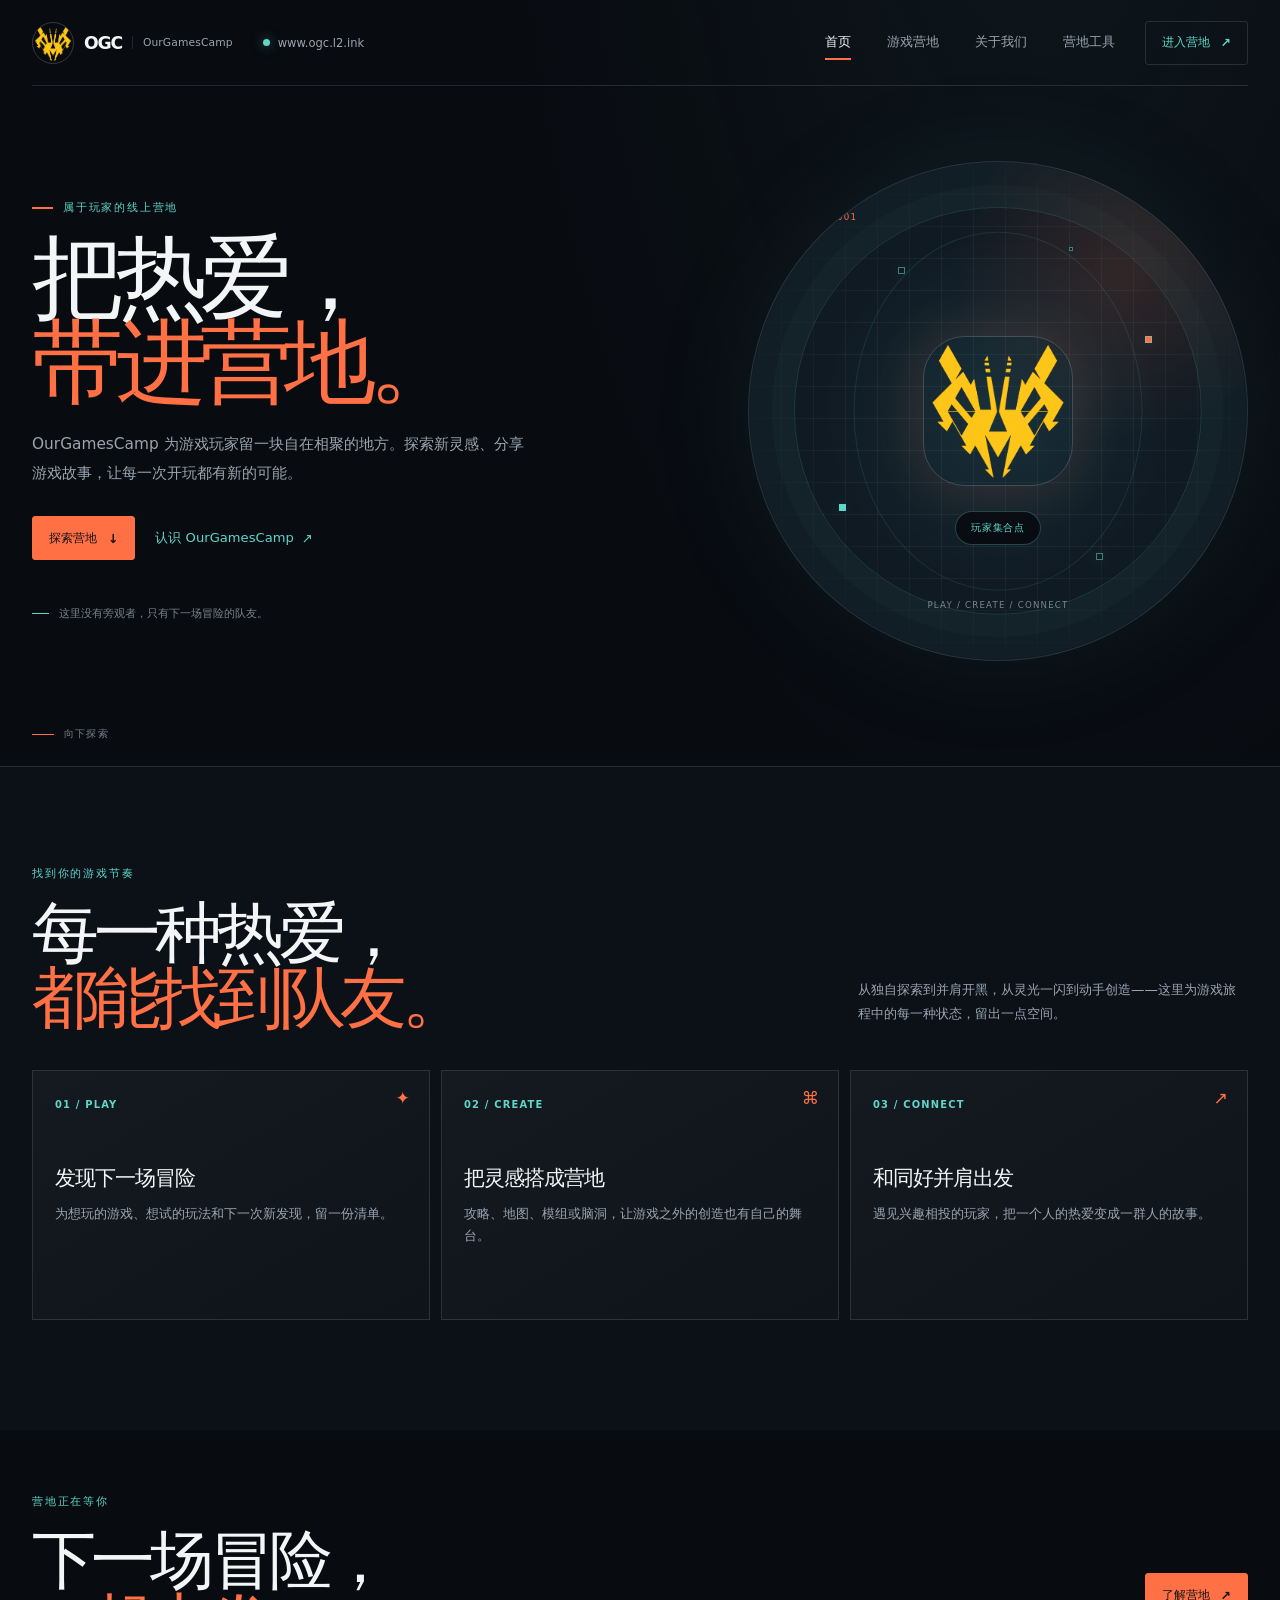
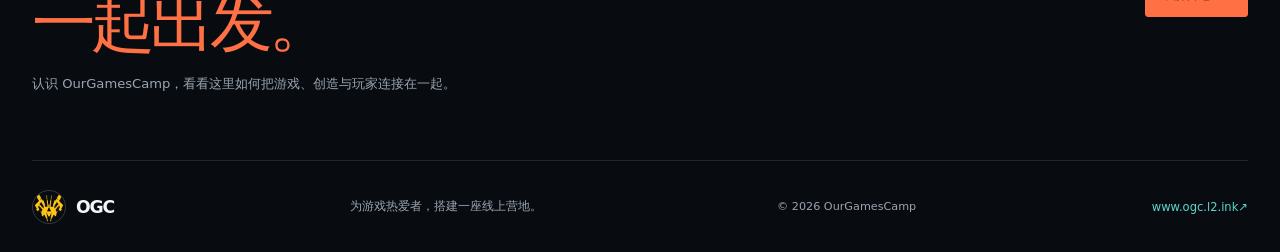
<file: index.html>
<!doctype html>
<html lang="zh-Hans">
<head>
    <meta charset="UTF-8">
    <meta name="viewport" content="width=device-width, initial-scale=1">
    <meta name="theme-color" content="#080b10">
    <meta name="description" data-copy="meta.description" data-copy-attribute="content" content="">
    <link rel="canonical" href="https://www.ogc.l2.ink/">
    <title data-copy="meta.title"></title>
    <link rel="icon" href="Resources/img/ogclogo.png">
    <link rel="stylesheet" href="styles/General%20Style.css">
    <link rel="stylesheet" href="styles/pages%20styles/index/index.css">
    <script src="styles/General%20Style.js" defer></script>
    <script src="styles/pages%20styles/index/index.js" defer></script>
</head>
<body class="loading-page" data-site-copy="Resources/txt/site.json" data-page-copy="Resources/txt/index web/index.json" data-prefetch-copy="Resources/txt/ogc web/ogc.json" data-copy-state="loading">
    <div class="copy-loading" aria-hidden="true"><span class="copy-loading__spinner"></span></div>
    <div class="copy-error" data-copy-error role="alert" hidden>页面文案暂时无法载入，请检查网络连接后刷新页面。</div>
    <noscript><div class="copy-error">本网站需要启用 JavaScript 才能载入并显示页面文案。</div></noscript>
    <div class="site-shell">
        <main class="loader" aria-labelledby="loading-title">
            <div class="loader__identity">
                <a class="loader__brand" href="view/ogc.html" data-copy="common.brand.logoAlt" data-copy-attribute="aria-label">
                    <img src="Resources/img/ogclogo.png" alt="" width="140" height="140">
                </a>
                <span class="loader__brand-name" data-copy="common.brand.full"></span>
            </div>
            <p class="loader__domain" data-copy="common.domain"></p>
            <p class="loader__eyebrow" data-copy="loading.eyebrow"></p>
            <h1 id="loading-title"><span class="loader__title-main" data-copy="loading.titleFirst"></span><br><span data-copy="loading.titleAccent"></span></h1>
            <p class="loader__message" id="loading-status" data-copy="loading.status" role="status" aria-live="polite"></p>
            <div class="loader__track" role="progressbar" data-copy="common.brand.full" data-copy-attribute="aria-label" aria-valuemin="0" aria-valuemax="100" aria-valuenow="0">
                <span class="loader__progress"></span>
            </div>
            <p class="loader__hint" data-copy="loading.hint"></p>
            <a class="loader__fallback" href="view/ogc.html"><span data-copy="loading.continue"></span><span aria-hidden="true">↗</span></a>
        </main>
    </div>
</body>
</html>
</file>
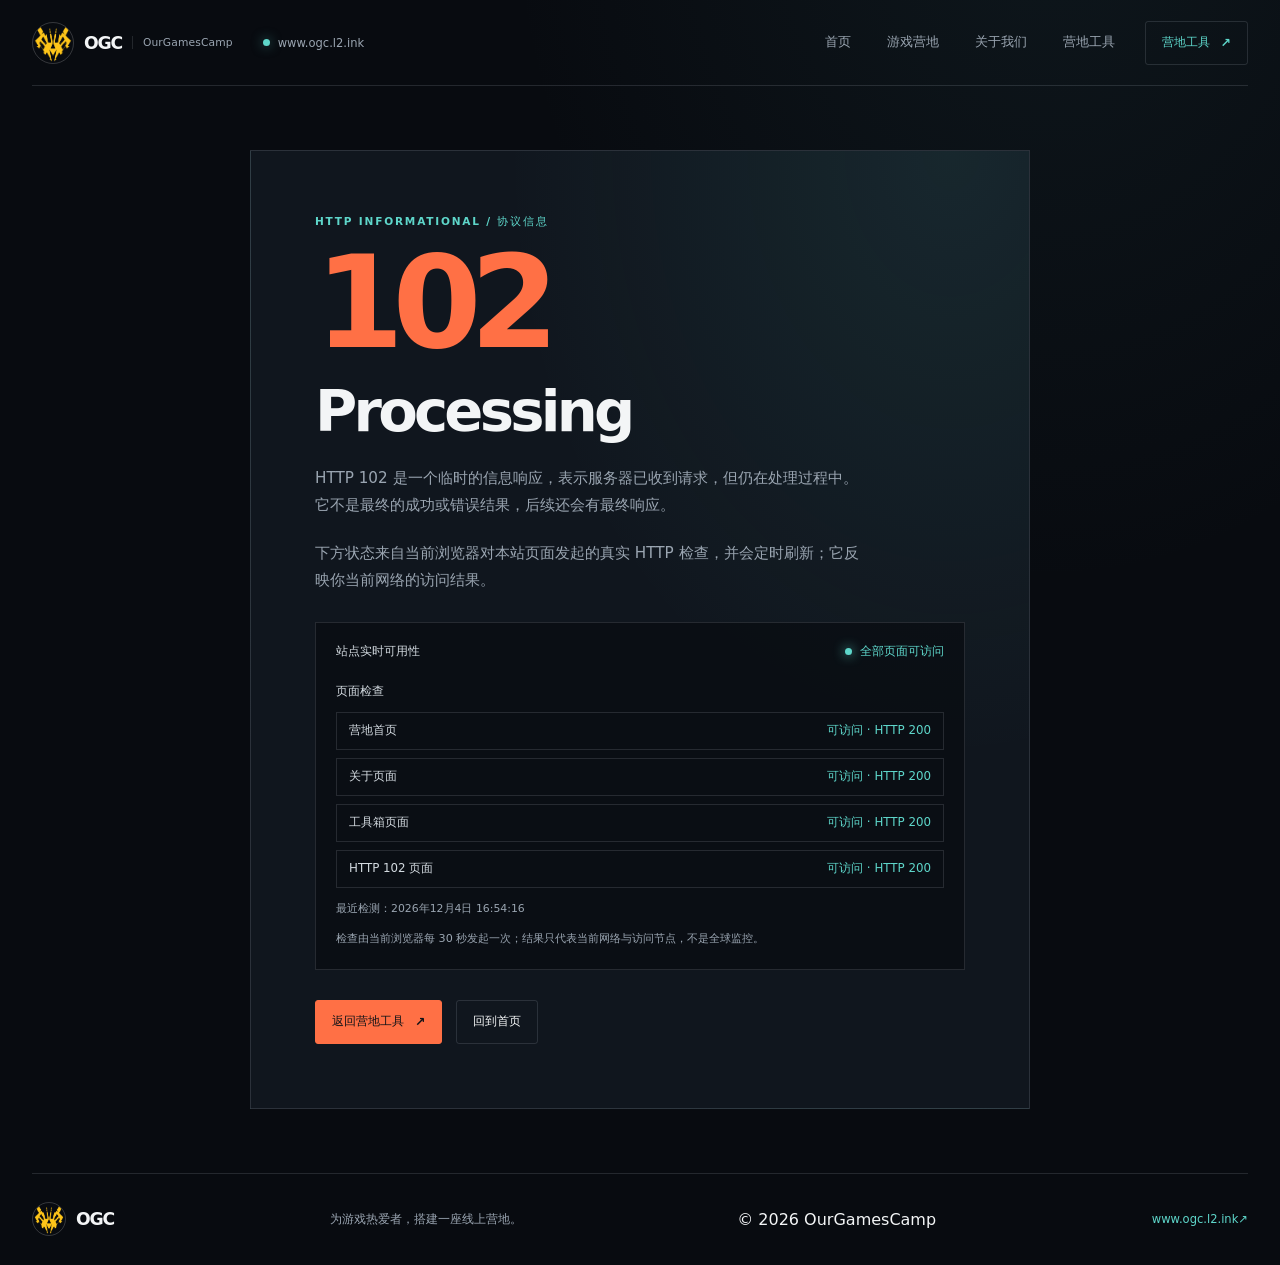
<file: view/102.html>
<!doctype html>
<html lang="zh-Hans">
<head>
    <meta charset="UTF-8">
    <meta name="viewport" content="width=device-width, initial-scale=1">
    <meta name="theme-color" content="#080b10">
    <meta name="description" data-copy="meta.description" data-copy-attribute="content" content="">
    <title data-copy="meta.title"></title>
    <link rel="icon" href="../Resources/img/ogclogo.png">
    <link rel="stylesheet" href="../styles/General%20Style.css">
    <link rel="stylesheet" href="../styles/pages%20styles/system/status.css">
    <script src="../styles/General%20Style.js" defer></script>
    <script src="../styles/pages%20styles/system/status.js" defer></script>
</head>
<body data-site-copy="../Resources/txt/site.json" data-page-copy="../Resources/txt/system%20web/102.json" data-copy-state="loading">
    <div class="copy-loading" aria-hidden="true"><span class="copy-loading__spinner"></span></div>
    <div class="copy-error" data-copy-error role="alert" hidden>页面文案无法载入，请检查网络连接后刷新页面。</div>
    <div class="site-shell">
        <header class="site-header">
            <a class="brand" href="./ogc.html" data-copy="common.brand.logoAlt" data-copy-attribute="aria-label">
                <img src="../Resources/img/ogclogo.png" alt="" width="50" height="50">
                <span class="brand__name" data-copy="common.brand.short"></span>
                <span class="brand__full" data-copy="common.brand.full"></span>
            </a>
            <a class="site-domain" href="https://www.ogc.l2.ink/">
                <span class="site-domain__dot" aria-hidden="true"></span><span data-copy="common.domain"></span>
            </a>
            <nav class="site-nav" data-copy="common.nav.label" data-copy-attribute="aria-label">
                <a class="site-nav__link" href="./ogc.html" data-copy="common.nav.home"></a>
                <a class="site-nav__link" href="./ogc.html#camp" data-copy="common.nav.camp"></a>
                <a class="site-nav__link" href="./about.html" data-copy="common.nav.about"></a>
                <a class="site-nav__link" href="./tools.html" data-copy="common.nav.tools"></a>
            </nav>
            <a class="header-cta" href="./tools.html"><span data-copy="common.nav.tools"></span><span aria-hidden="true">↗</span></a>
        </header>

        <main class="status-page">
            <section class="status-panel" aria-labelledby="status-title">
                <p class="eyebrow" data-copy="page.eyebrow"></p>
                <span class="status-code" data-copy="page.code" aria-hidden="true"></span>
                <h1 id="status-title" data-copy="page.title"></h1>
                <p class="status-panel__description" data-copy="page.descriptionOne"></p>
                <p class="status-panel__description" data-copy="page.descriptionTwo"></p>
                <section class="live-status" data-live-panel="availability" aria-labelledby="live-status-title">
                    <div class="live-status__heading">
                        <h2 id="live-status-title" data-copy="page.live.title"></h2>
                        <span class="live-status__badge" data-live-value="summary-badge"><span class="live-status__dot" aria-hidden="true"></span><span data-live-value="summary" data-copy="page.live.checking" role="status" aria-live="polite"></span></span>
                    </div>
                    <h3 class="live-status__section-title" data-copy="page.live.checksTitle"></h3>
                    <ul class="live-status__list" data-live-value="checks" aria-live="polite"></ul>
                    <p class="live-status__updated"><span data-copy="page.live.updatedLabel"></span><time data-live-value="updated" aria-live="off">—</time></p>
                    <p class="live-status__note" data-copy="page.live.note"></p>
                </section>
                <div class="status-panel__actions">
                    <a class="button button--primary" href="./tools.html"><span data-copy="page.toolsButton"></span><span aria-hidden="true">↗</span></a>
                    <a class="button" href="./ogc.html" data-copy="page.homeButton"></a>
                </div>
            </section>
        </main>

        <footer class="site-footer">
            <a class="brand" href="./ogc.html" data-copy="common.brand.logoAlt" data-copy-attribute="aria-label">
                <img src="../Resources/img/ogclogo.png" alt="" width="50" height="50">
                <span class="brand__name" data-copy="common.brand.short"></span>
            </a>
            <p data-copy="common.footer.tagline"></p>
            <span class="site-footer__copyright" data-copy="common.footer.copyright"></span>
            <a class="site-footer__domain" href="https://www.ogc.l2.ink/"><span data-copy="common.domain"></span><span aria-hidden="true">↗</span></a>
        </footer>
    </div>
</body>
</html>
</file>
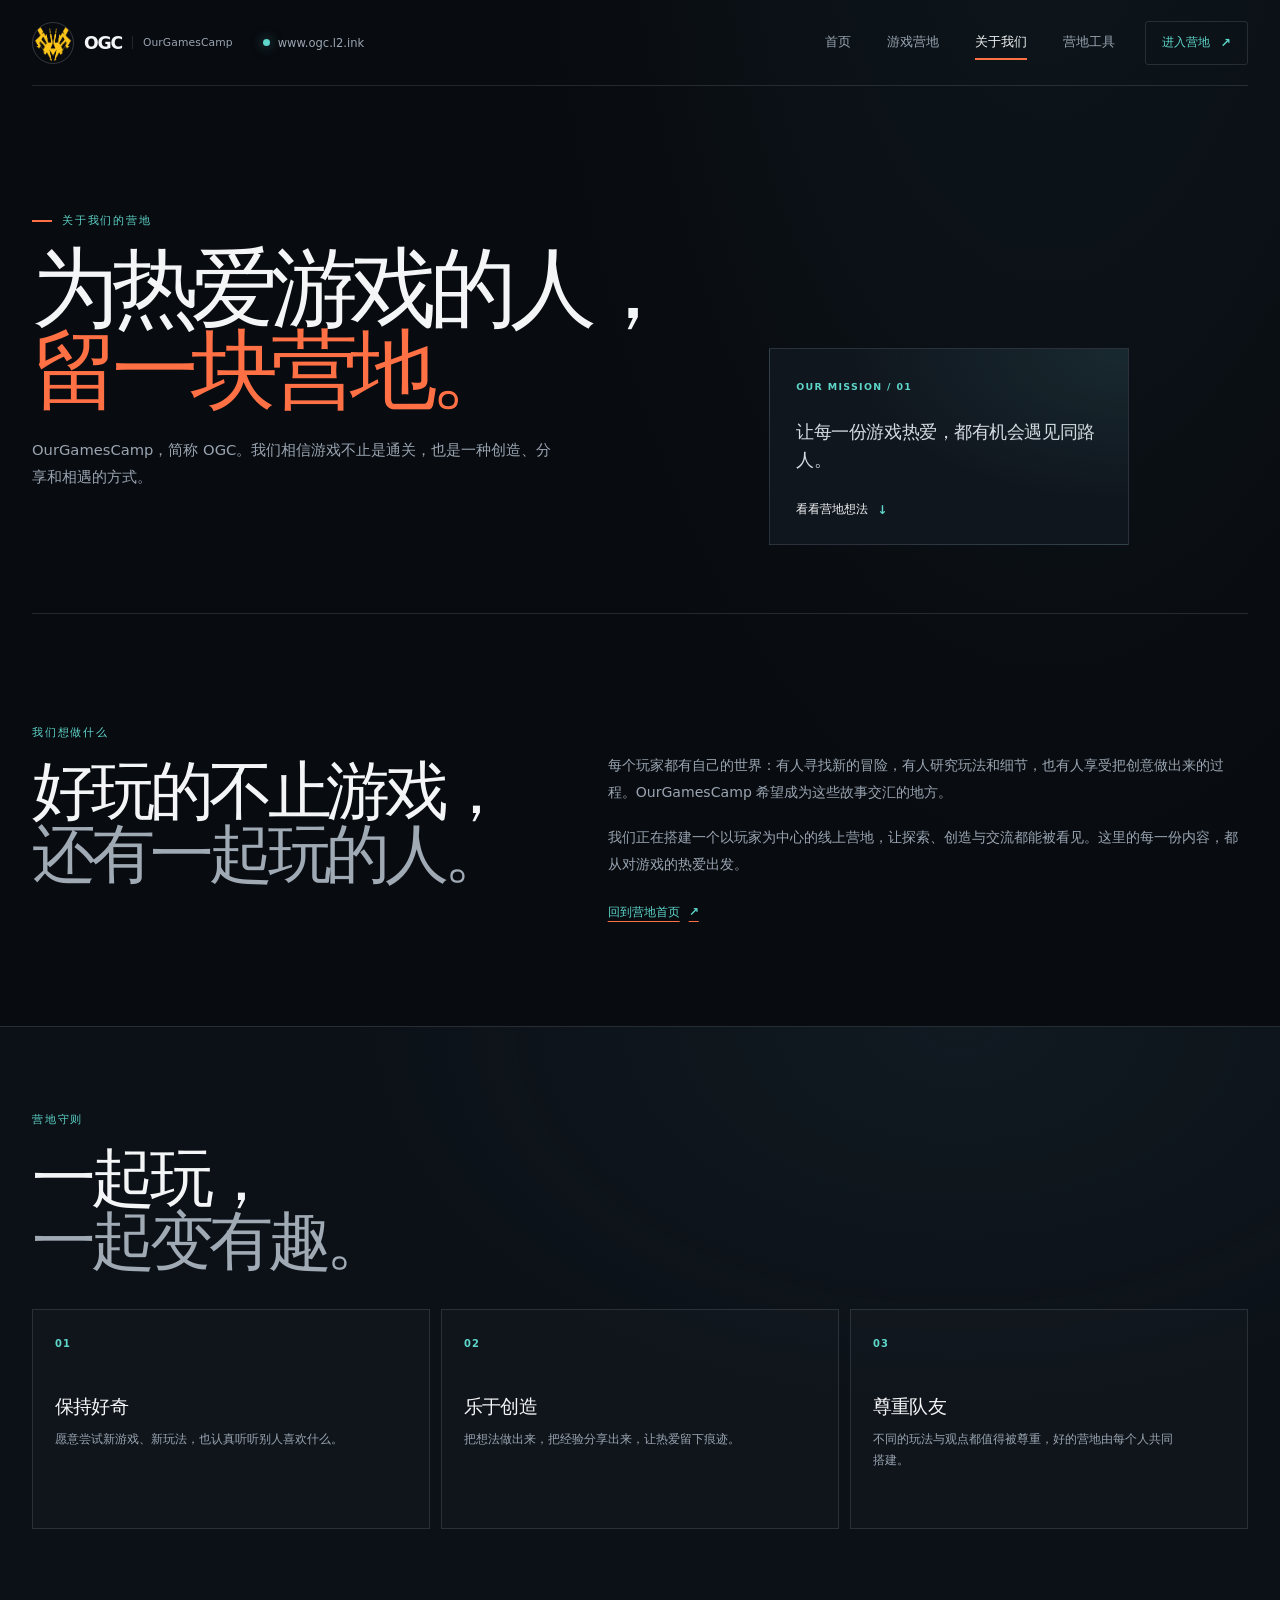
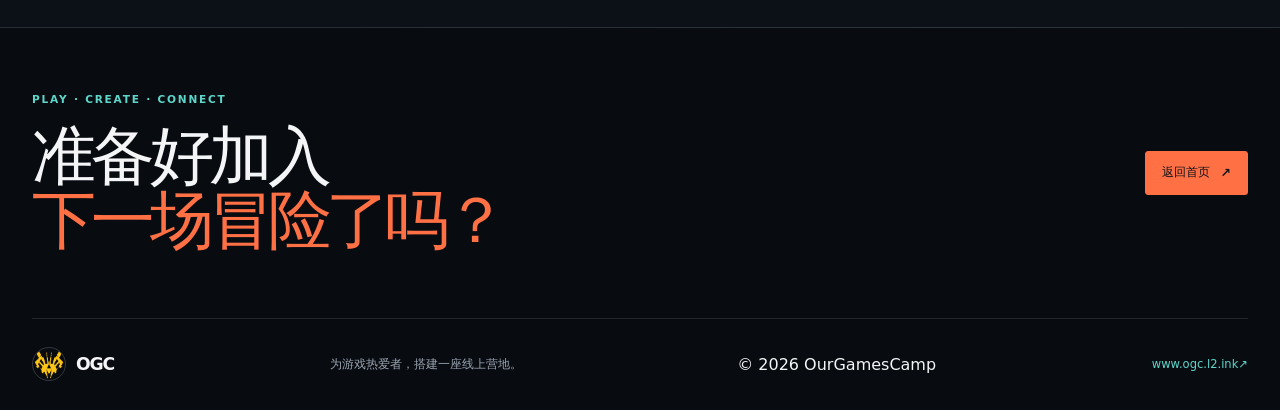
<file: view/about.html>
<!doctype html>
<html lang="zh-Hans">
<head>
    <meta charset="UTF-8">
    <meta name="viewport" content="width=device-width, initial-scale=1">
    <meta name="theme-color" content="#080b10">
    <meta name="description" data-copy="meta.description" data-copy-attribute="content" content="">
    <title data-copy="meta.title"></title>
    <link rel="icon" href="../Resources/img/ogclogo.png">
    <link rel="stylesheet" href="../styles/General%20Style.css">
    <link rel="stylesheet" href="../styles/pages%20styles/about/about.css">
    <script src="../styles/General%20Style.js" defer></script>
    <script src="../styles/pages%20styles/about/about.js" defer></script>
</head>
<body data-site-copy="../Resources/txt/site.json" data-page-copy="../Resources/txt/about%20web/about.json" data-copy-state="loading">
    <div class="copy-loading" aria-hidden="true"><span class="copy-loading__spinner"></span></div>
    <div class="copy-error" data-copy-error role="alert" hidden>页面文案无法载入，请检查网络连接后刷新页面。</div>
    <div class="site-shell">
        <header class="site-header">
            <a class="brand" href="./ogc.html" data-copy="common.brand.logoAlt" data-copy-attribute="aria-label">
                <img src="../Resources/img/ogclogo.png" alt="" width="50" height="50">
                <span class="brand__name" data-copy="common.brand.short"></span>
                <span class="brand__full" data-copy="common.brand.full"></span>
            </a>
            <a class="site-domain" href="https://www.ogc.l2.ink/">
                <span class="site-domain__dot" aria-hidden="true"></span><span data-copy="common.domain"></span>
            </a>
            <nav class="site-nav" data-copy="common.nav.label" data-copy-attribute="aria-label">
                <a class="site-nav__link" href="./ogc.html" data-copy="common.nav.home"></a>
                <a class="site-nav__link" href="./ogc.html#camp" data-copy="common.nav.camp"></a>
                <a class="site-nav__link" href="./about.html" aria-current="page" data-copy="common.nav.about"></a>
                <a class="site-nav__link" href="./tools.html" data-copy="common.nav.tools"></a>
            </nav>
            <a class="header-cta" href="./ogc.html#camp"><span data-copy="common.nav.visit"></span><span aria-hidden="true">↗</span></a>
        </header>

        <main>
            <section class="about-hero page-width" aria-labelledby="about-title">
                <div class="about-hero__copy">
                    <p class="eyebrow"><span class="about-hero__line" aria-hidden="true"></span><span data-copy="hero.eyebrow"></span></p>
                    <h1 id="about-title"><span data-copy="hero.titleFirst"></span><br><span class="about-accent" data-copy="hero.titleAccent"></span></h1>
                    <p data-copy="hero.description"></p>
                </div>
                <aside class="about-hero__aside">
                    <span class="about-hero__aside-index" data-copy="hero.asideLabel"></span>
                    <p data-copy="hero.asideText"></p>
                    <a href="#our-story"><span data-copy="hero.asideAction"></span><span aria-hidden="true">↓</span></a>
                </aside>
                <div class="about-hero__rule"></div>
            </section>

            <section class="about-story page-width" id="our-story" aria-labelledby="story-title">
                <div class="about-story__heading">
                    <p class="eyebrow" data-copy="story.eyebrow"></p>
                    <h2 id="story-title"><span data-copy="story.titleFirst"></span><br><span data-copy="story.titleAccent"></span></h2>
                </div>
                <div class="about-story__body">
                    <p data-copy="story.paragraphOne"></p>
                    <p data-copy="story.paragraphTwo"></p>
                    <a class="text-link" href="./ogc.html"><span data-copy="story.link"></span><span aria-hidden="true">↗</span></a>
                </div>
            </section>

            <section class="about-values" aria-labelledby="values-title">
                <div class="page-width">
                    <div class="about-values__heading">
                        <p class="eyebrow" data-copy="values.eyebrow"></p>
                        <h2 id="values-title"><span data-copy="values.titleFirst"></span><br><span data-copy="values.titleAccent"></span></h2>
                    </div>
                    <div class="value-grid">
                        <article class="value-card about-reveal">
                            <span class="value-card__index" data-copy="values.cards.0.index"></span>
                            <h3 data-copy="values.cards.0.title"></h3>
                            <p data-copy="values.cards.0.description"></p>
                        </article>
                        <article class="value-card about-reveal">
                            <span class="value-card__index" data-copy="values.cards.1.index"></span>
                            <h3 data-copy="values.cards.1.title"></h3>
                            <p data-copy="values.cards.1.description"></p>
                        </article>
                        <article class="value-card about-reveal">
                            <span class="value-card__index" data-copy="values.cards.2.index"></span>
                            <h3 data-copy="values.cards.2.title"></h3>
                            <p data-copy="values.cards.2.description"></p>
                        </article>
                    </div>
                </div>
            </section>

            <section class="about-cta page-width" aria-labelledby="about-cta-title">
                <div>
                    <p class="eyebrow" data-copy="cta.eyebrow"></p>
                    <h2 id="about-cta-title"><span data-copy="cta.title"></span><br><span class="about-accent" data-copy="cta.titleAccent"></span></h2>
                </div>
                <a class="button button--primary" href="./ogc.html"><span data-copy="cta.button"></span><span aria-hidden="true">↗</span></a>
            </section>
        </main>

        <footer class="site-footer">
            <a class="brand" href="./ogc.html" data-copy="common.brand.logoAlt" data-copy-attribute="aria-label">
                <img src="../Resources/img/ogclogo.png" alt="" width="50" height="50">
                <span class="brand__name" data-copy="common.brand.short"></span>
            </a>
            <p data-copy="common.footer.tagline"></p>
            <span class="site-footer__copyright" data-copy="common.footer.copyright"></span>
            <a class="site-footer__domain" href="https://www.ogc.l2.ink/"><span data-copy="common.domain"></span><span aria-hidden="true">↗</span></a>
        </footer>
    </div>
</body>
</html>
</file>
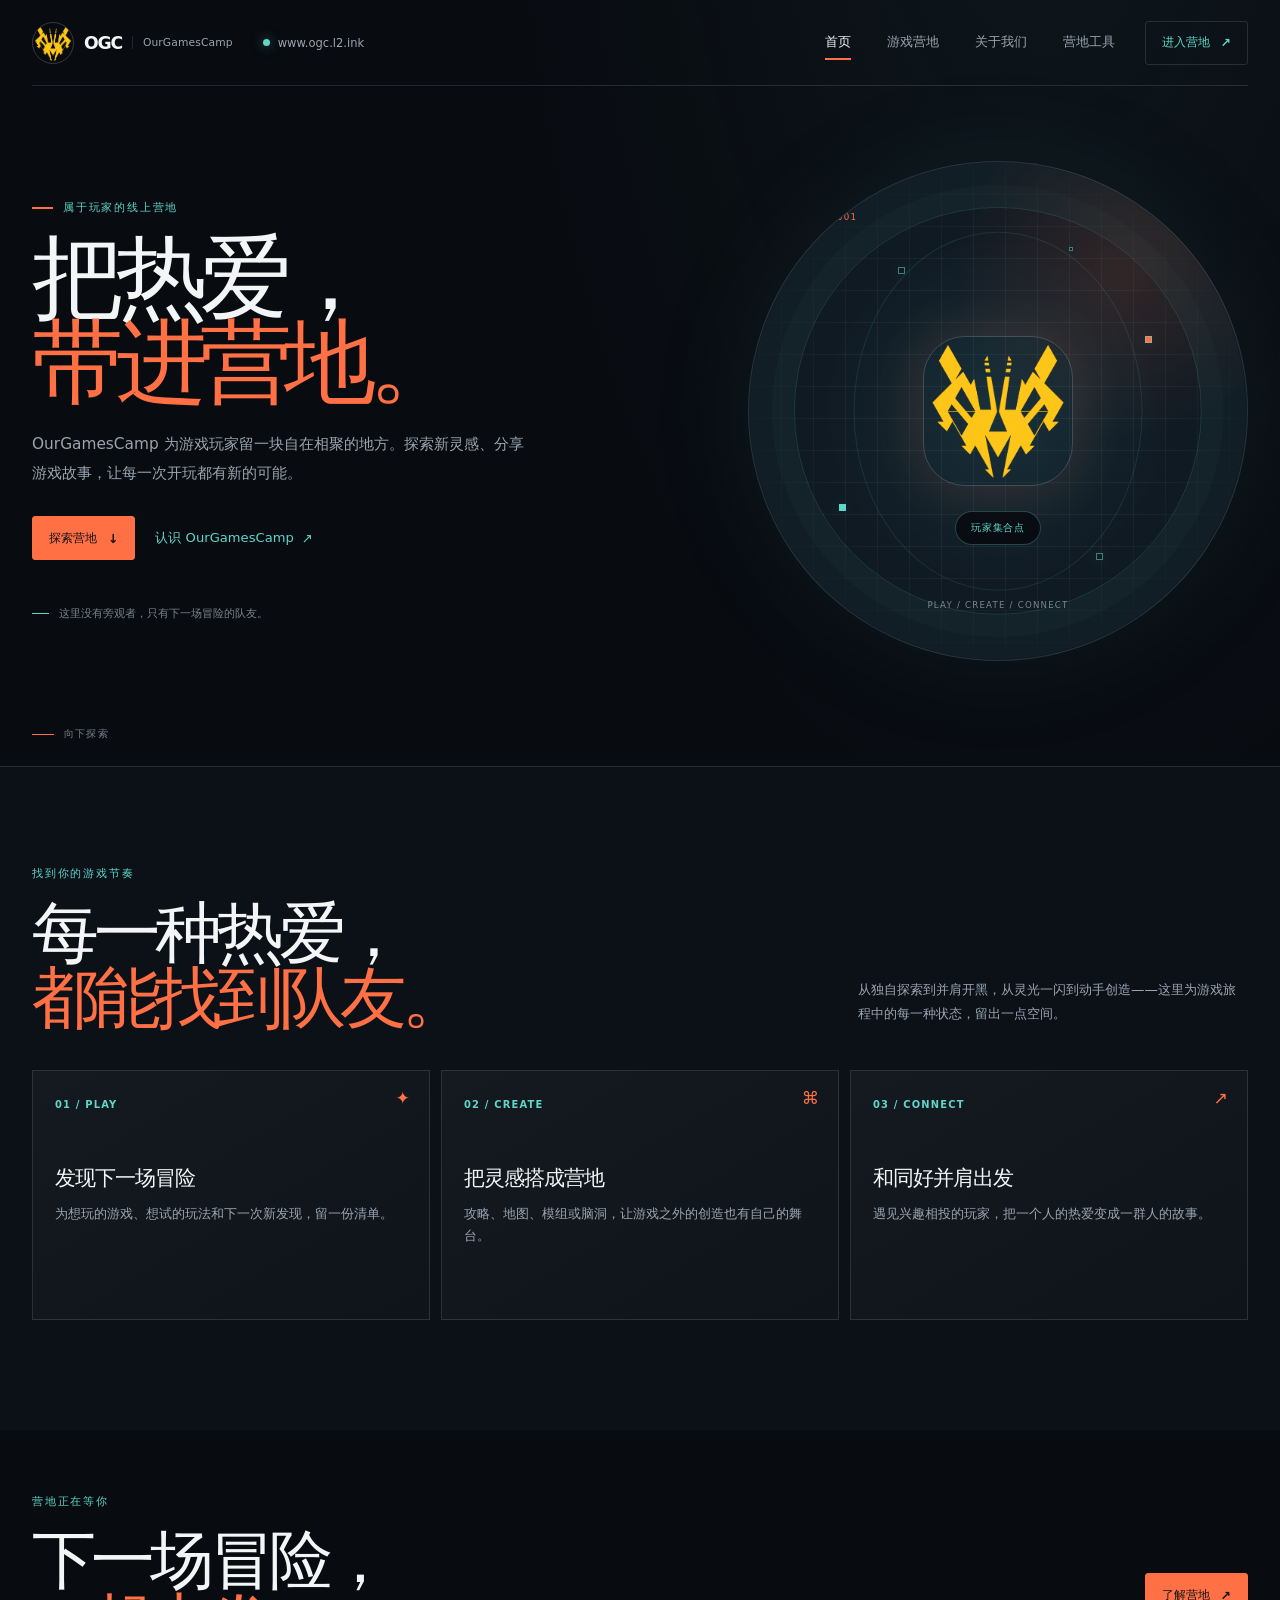
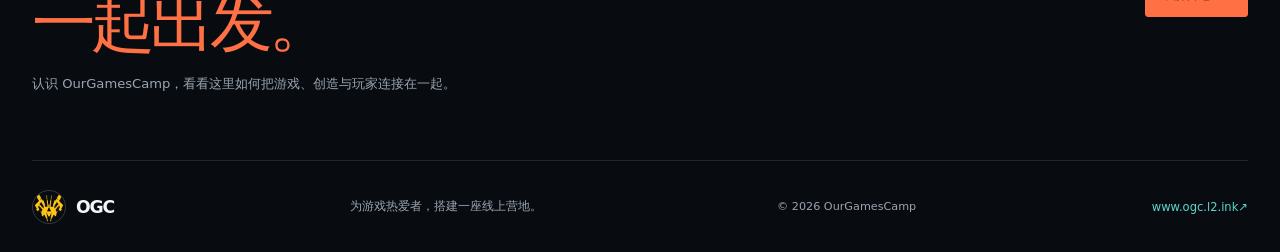
<file: view/ogc.html>
<!doctype html>
<html lang="zh-Hans">
<head>
    <meta charset="UTF-8">
    <meta name="viewport" content="width=device-width, initial-scale=1">
    <meta name="theme-color" content="#080b10">
    <meta name="description" data-copy="meta.description" data-copy-attribute="content" content="">
    <meta property="og:title" data-copy="meta.title" data-copy-attribute="content" content="">
    <meta property="og:description" data-copy="meta.description" data-copy-attribute="content" content="">
    <meta property="og:url" content="https://www.ogc.l2.ink/view/ogc.html">
    <link rel="canonical" href="https://www.ogc.l2.ink/view/ogc.html">
    <title data-copy="meta.title"></title>
    <link rel="icon" href="../Resources/img/ogclogo.png">
    <link rel="stylesheet" href="../styles/General%20Style.css">
    <link rel="stylesheet" href="../styles/pages%20styles/ogc/ogc.css">
    <script src="../styles/General%20Style.js" defer></script>
    <script src="../styles/pages%20styles/ogc/ogc.js" defer></script>
</head>
<body data-site-copy="../Resources/txt/site.json" data-page-copy="../Resources/txt/ogc%20web/ogc.json" data-copy-state="loading">
    <div class="copy-loading" aria-hidden="true"><span class="copy-loading__spinner"></span></div>
    <div class="copy-error" data-copy-error role="alert" hidden>页面文案无法载入，请检查网络连接后刷新页面。</div>
    <div class="site-shell">
        <header class="site-header">
            <a class="brand" href="./ogc.html" data-copy="common.brand.logoAlt" data-copy-attribute="aria-label">
                <img src="../Resources/img/ogclogo.png" alt="" width="50" height="50">
                <span class="brand__name" data-copy="common.brand.short"></span>
                <span class="brand__full" data-copy="common.brand.full"></span>
            </a>
            <a class="site-domain" href="https://www.ogc.l2.ink/">
                <span class="site-domain__dot" aria-hidden="true"></span>
                <span data-copy="common.domain"></span>
            </a>
            <nav class="site-nav" aria-label="主导航" data-copy="common.nav.label" data-copy-attribute="aria-label">
                <a class="site-nav__link site-nav__link--active" href="#top" aria-current="page" data-copy="common.nav.home"></a>
                <a class="site-nav__link" href="#camp" data-copy="common.nav.camp"></a>
                <a class="site-nav__link" href="./about.html" data-copy="common.nav.about"></a>
                <a class="site-nav__link" href="./tools.html" data-copy="common.nav.tools"></a>
            </nav>
            <a class="header-cta" href="#camp">
                <span data-copy="common.nav.visit"></span><span aria-hidden="true">↗</span>
            </a>
        </header>

        <main>
            <section class="hero page-width" id="top" aria-labelledby="hero-title">
                <div class="hero__copy">
                    <p class="eyebrow"><span class="eyebrow__mark" aria-hidden="true"></span><span data-copy="hero.eyebrow"></span></p>
                    <h1 id="hero-title"><span data-copy="hero.titleFirst"></span><br><span class="hero__title-accent" data-copy="hero.titleAccent"></span></h1>
                    <p class="hero__description" data-copy="hero.description"></p>
                    <div class="hero__actions">
                        <a class="button button--primary" href="#camp"><span data-copy="hero.primary"></span><span aria-hidden="true">↓</span></a>
                        <a class="text-link" href="./about.html"><span data-copy="hero.secondary"></span><span aria-hidden="true">↗</span></a>
                    </div>
                    <p class="hero__footnote"><span aria-hidden="true"></span><span data-copy="hero.footnote"></span></p>
                </div>

                <div class="camp-art" role="img" data-copy="hero.artAlt" data-copy-attribute="aria-label">
                    <div class="camp-art__grid"></div>
                    <div class="camp-art__orbit camp-art__orbit--outer"></div>
                    <div class="camp-art__orbit camp-art__orbit--inner"></div>
                    <div class="camp-art__pixels" aria-hidden="true"><i></i><i></i><i></i><i></i><i></i></div>
                    <img class="camp-art__mark" src="../Resources/img/ogclogo.png" alt="" width="150" height="150">
                    <span class="camp-art__badge" data-copy="hero.artBadge"></span>
                    <span class="camp-art__caption" data-copy="hero.artLine"></span>
                    <span class="camp-art__chip" data-copy="hero.artChip"></span>
                </div>
                <a class="scroll-cue" href="#camp"><span></span><span data-copy="hero.scroll"></span></a>
            </section>

            <section class="camp-section" id="camp" aria-labelledby="camp-title">
                <div class="section-heading page-width">
                    <div>
                        <p class="eyebrow" data-copy="intro.eyebrow"></p>
                        <h2 id="camp-title"><span data-copy="intro.titleFirst"></span><br><span class="section-heading__accent" data-copy="intro.titleAccent"></span></h2>
                    </div>
                    <p class="section-heading__description" data-copy="intro.description"></p>
                </div>
                <div class="feature-grid page-width">
                    <article class="feature-card">
                        <span class="feature-card__number" data-copy="features.0.tag"></span>
                        <span class="feature-card__symbol" aria-hidden="true">✦</span>
                        <h3 data-copy="features.0.title"></h3>
                        <p data-copy="features.0.description"></p>
                    </article>
                    <article class="feature-card">
                        <span class="feature-card__number" data-copy="features.1.tag"></span>
                        <span class="feature-card__symbol" aria-hidden="true">⌘</span>
                        <h3 data-copy="features.1.title"></h3>
                        <p data-copy="features.1.description"></p>
                    </article>
                    <article class="feature-card">
                        <span class="feature-card__number" data-copy="features.2.tag"></span>
                        <span class="feature-card__symbol" aria-hidden="true">↗</span>
                        <h3 data-copy="features.2.title"></h3>
                        <p data-copy="features.2.description"></p>
                    </article>
                </div>
            </section>

            <section class="camp-cta page-width" aria-labelledby="cta-title">
                <div>
                    <p class="eyebrow" data-copy="cta.eyebrow"></p>
                    <h2 id="cta-title"><span data-copy="cta.title"></span><br><span class="camp-cta__accent" data-copy="cta.titleAccent"></span></h2>
                    <p data-copy="cta.description"></p>
                </div>
                <a class="button button--primary" href="./about.html"><span data-copy="cta.button"></span><span aria-hidden="true">↗</span></a>
            </section>
        </main>

        <footer class="site-footer">
            <a class="brand" href="./ogc.html" data-copy="common.brand.logoAlt" data-copy-attribute="aria-label">
                <img src="../Resources/img/ogclogo.png" alt="" width="50" height="50">
                <span class="brand__name" data-copy="common.brand.short"></span>
            </a>
            <p data-copy="common.footer.tagline"></p>
            <span class="site-footer__copyright" data-copy="common.footer.copyright"></span>
            <a class="site-footer__domain" href="https://www.ogc.l2.ink/"><span data-copy="common.domain"></span><span aria-hidden="true">↗</span></a>
        </footer>
    </div>
</body>
</html>
</file>
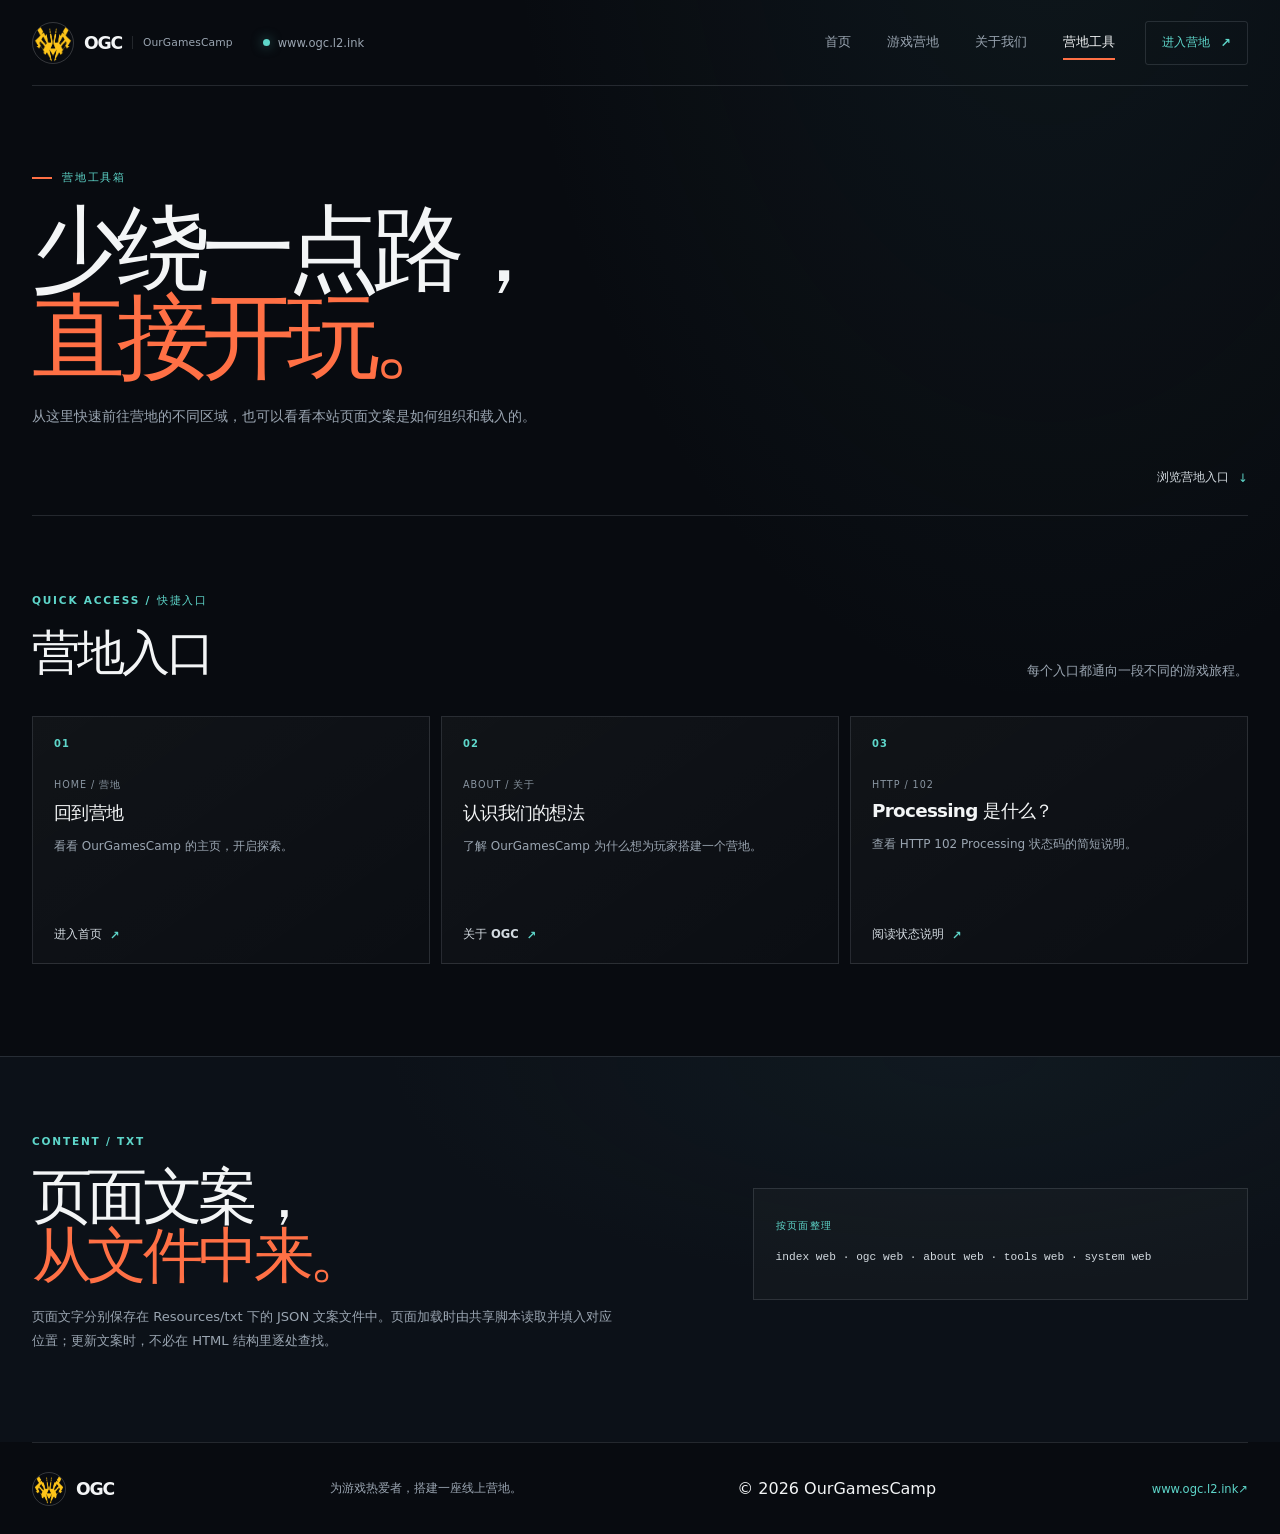
<file: view/tools.html>
<!doctype html>
<html lang="zh-Hans">
<head>
    <meta charset="UTF-8">
    <meta name="viewport" content="width=device-width, initial-scale=1">
    <meta name="theme-color" content="#080b10">
    <meta name="description" data-copy="meta.description" data-copy-attribute="content" content="">
    <title data-copy="meta.title"></title>
    <link rel="icon" href="../Resources/img/ogclogo.png">
    <link rel="stylesheet" href="../styles/General%20Style.css">
    <link rel="stylesheet" href="../styles/pages%20styles/tools/tools.css">
    <script src="../styles/General%20Style.js" defer></script>
</head>
<body data-site-copy="../Resources/txt/site.json" data-page-copy="../Resources/txt/tools%20web/tools.json" data-copy-state="loading">
    <div class="copy-loading" aria-hidden="true"><span class="copy-loading__spinner"></span></div>
    <div class="copy-error" data-copy-error role="alert" hidden>页面文案无法载入，请检查网络连接后刷新页面。</div>
    <div class="site-shell">
        <header class="site-header">
            <a class="brand" href="./ogc.html" data-copy="common.brand.logoAlt" data-copy-attribute="aria-label">
                <img src="../Resources/img/ogclogo.png" alt="" width="50" height="50">
                <span class="brand__name" data-copy="common.brand.short"></span>
                <span class="brand__full" data-copy="common.brand.full"></span>
            </a>
            <a class="site-domain" href="https://www.ogc.l2.ink/">
                <span class="site-domain__dot" aria-hidden="true"></span><span data-copy="common.domain"></span>
            </a>
            <nav class="site-nav" data-copy="common.nav.label" data-copy-attribute="aria-label">
                <a class="site-nav__link" href="./ogc.html" data-copy="common.nav.home"></a>
                <a class="site-nav__link" href="./ogc.html#camp" data-copy="common.nav.camp"></a>
                <a class="site-nav__link" href="./about.html" data-copy="common.nav.about"></a>
                <a class="site-nav__link" href="./tools.html" aria-current="page" data-copy="common.nav.tools"></a>
            </nav>
            <a class="header-cta" href="./ogc.html#camp"><span data-copy="common.nav.visit"></span><span aria-hidden="true">↗</span></a>
        </header>

        <main>
            <section class="tools-hero page-width" aria-labelledby="tools-title">
                <p class="eyebrow"><span class="tools-hero__mark" aria-hidden="true"></span><span data-copy="hero.eyebrow"></span></p>
                <h1 id="tools-title"><span data-copy="hero.titleFirst"></span><br><span class="tools-hero__accent" data-copy="hero.titleAccent"></span></h1>
                <p data-copy="hero.description"></p>
                <a class="tools-hero__scroll" href="#directory"><span data-copy="hero.scroll"></span><span aria-hidden="true">↓</span></a>
            </section>

            <section class="tools-directory page-width" id="directory" aria-labelledby="directory-title">
                <div class="tools-section-heading">
                    <div>
                        <p class="eyebrow" data-copy="directory.eyebrow"></p>
                        <h2 id="directory-title" data-copy="directory.title"></h2>
                    </div>
                    <p data-copy="directory.description"></p>
                </div>
                <div class="tool-grid">
                    <article class="tool-card">
                        <span class="tool-card__index" data-copy="cards.0.index"></span>
                        <p class="tool-card__tag" data-copy="cards.0.tag"></p>
                        <h3 data-copy="cards.0.title"></h3>
                        <p class="tool-card__description" data-copy="cards.0.description"></p>
                        <a href="./ogc.html"><span data-copy="cards.0.link"></span><span aria-hidden="true">↗</span></a>
                    </article>
                    <article class="tool-card">
                        <span class="tool-card__index" data-copy="cards.1.index"></span>
                        <p class="tool-card__tag" data-copy="cards.1.tag"></p>
                        <h3 data-copy="cards.1.title"></h3>
                        <p class="tool-card__description" data-copy="cards.1.description"></p>
                        <a href="./about.html"><span data-copy="cards.1.link"></span><span aria-hidden="true">↗</span></a>
                    </article>
                    <article class="tool-card">
                        <span class="tool-card__index" data-copy="cards.2.index"></span>
                        <p class="tool-card__tag" data-copy="cards.2.tag"></p>
                        <h3 data-copy="cards.2.title"></h3>
                        <p class="tool-card__description" data-copy="cards.2.description"></p>
                        <a href="./102.html"><span data-copy="cards.2.link"></span><span aria-hidden="true">↗</span></a>
                    </article>
                </div>
            </section>

            <section class="content-source">
                <div class="page-width content-source__inner">
                    <div>
                        <p class="eyebrow" data-copy="content.eyebrow"></p>
                        <h2><span data-copy="content.title"></span><br><span class="tools-hero__accent" data-copy="content.titleAccent"></span></h2>
                        <p class="content-source__description" data-copy="content.description"></p>
                    </div>
                    <div class="content-source__file">
                        <span data-copy="content.filesLabel"></span>
                        <code data-copy="content.files"></code>
                    </div>
                </div>
            </section>
        </main>

        <footer class="site-footer">
            <a class="brand" href="./ogc.html" data-copy="common.brand.logoAlt" data-copy-attribute="aria-label">
                <img src="../Resources/img/ogclogo.png" alt="" width="50" height="50">
                <span class="brand__name" data-copy="common.brand.short"></span>
            </a>
            <p data-copy="common.footer.tagline"></p>
            <span class="site-footer__copyright" data-copy="common.footer.copyright"></span>
            <a class="site-footer__domain" href="https://www.ogc.l2.ink/"><span data-copy="common.domain"></span><span aria-hidden="true">↗</span></a>
        </footer>
    </div>
</body>
</html>
</file>
